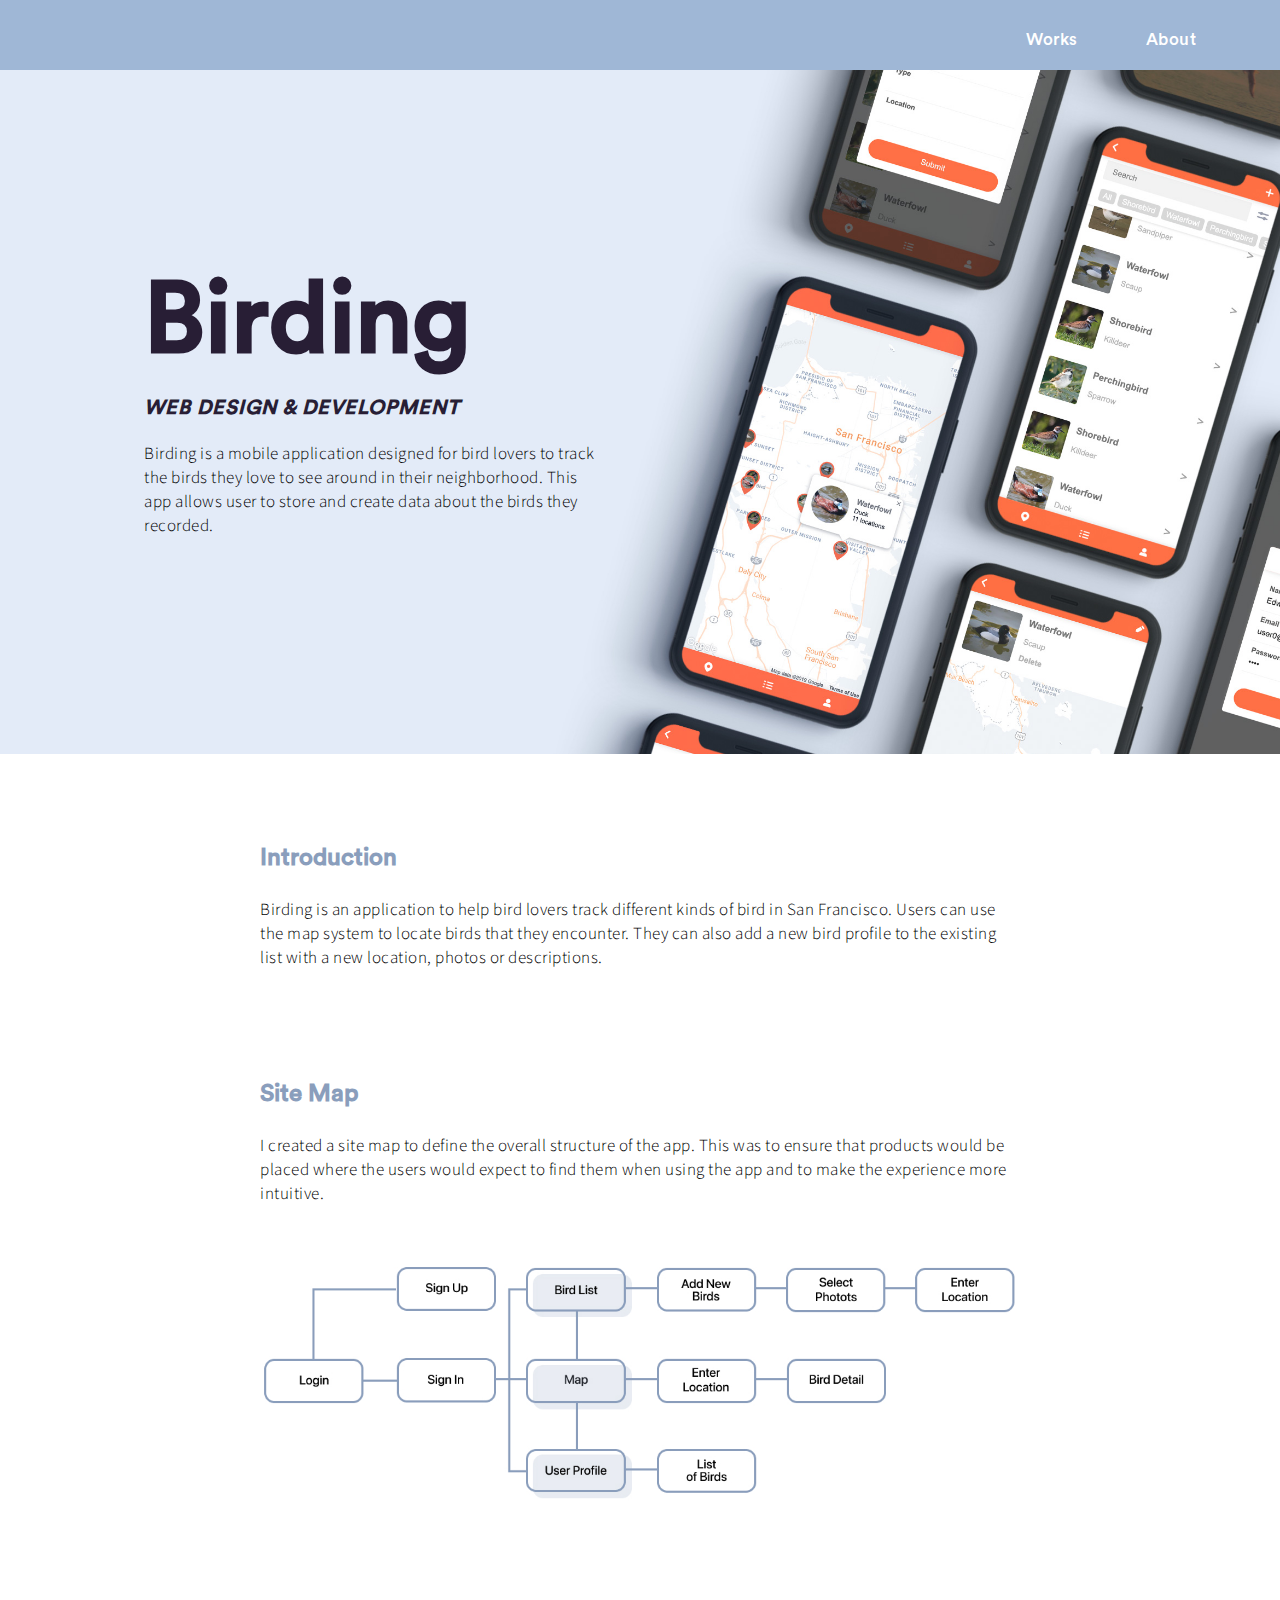
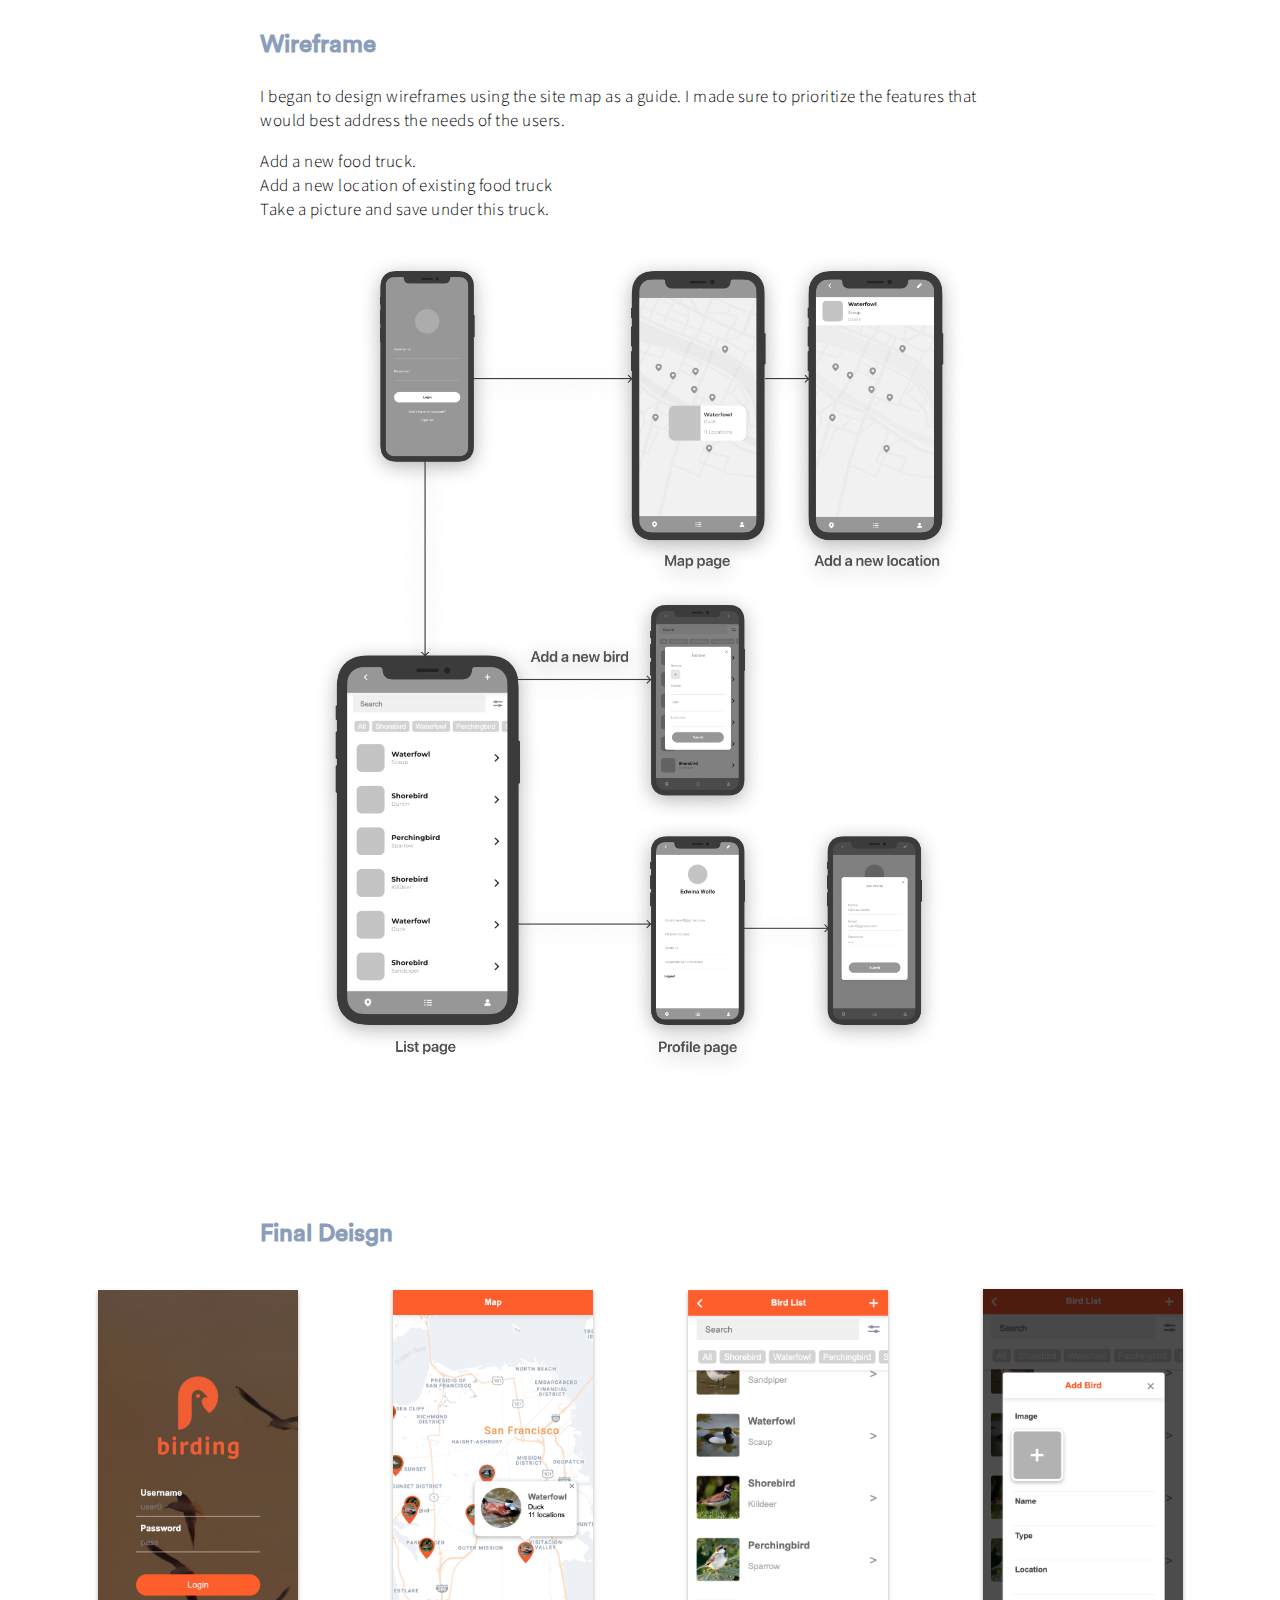
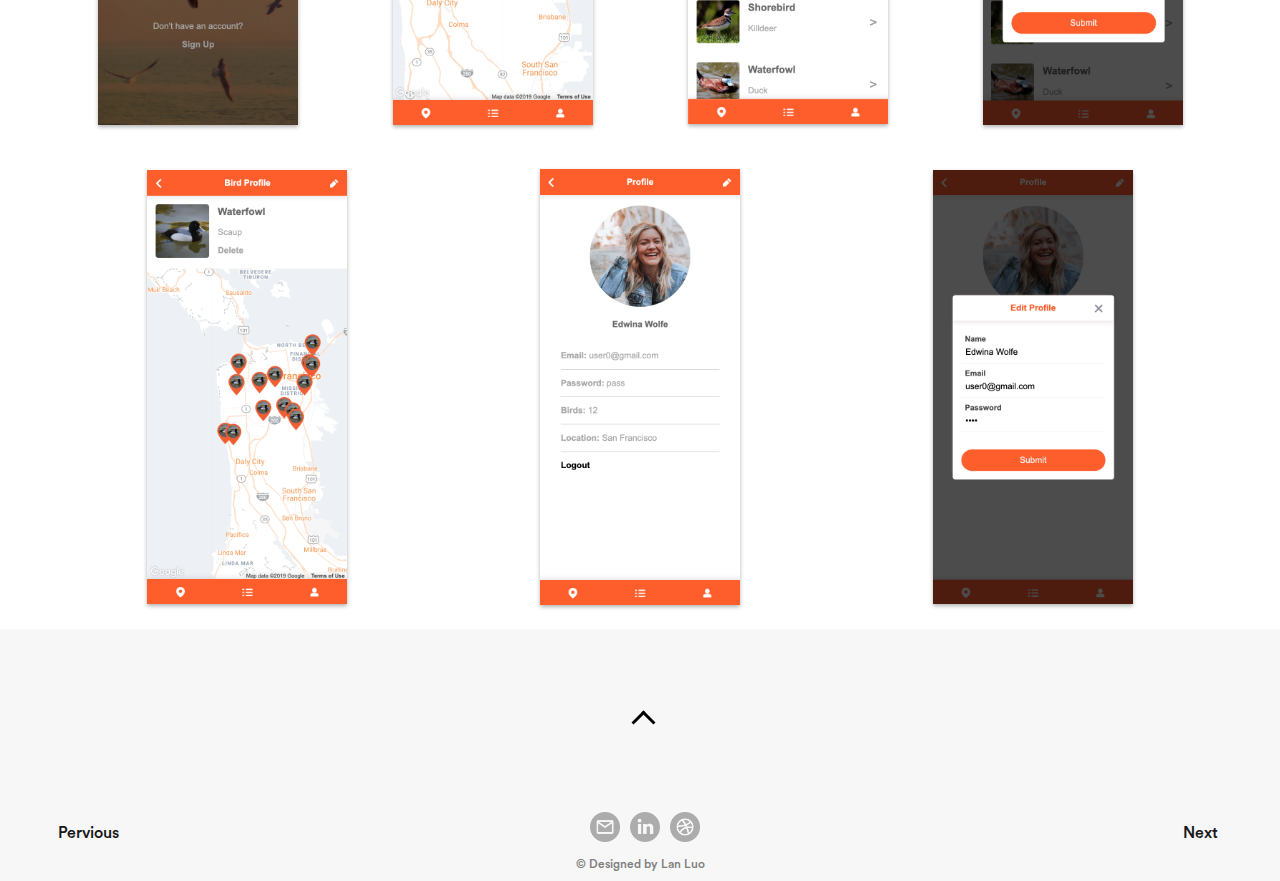
<file: birding.html>
<!DOCTYPE html>
<html lang="en">
<head>
	<meta charset="UTF-8">
	<title>Lan Luo - UX Designer</title>

	<meta name="viewport" content="width=device-width, initial-scale=1">
	<meta name="author" content="Alvaro Trigo Lopez" />
	<meta name="description" content="fullPage very simple demo." />
	<meta name="keywords"  content="fullpage,jquery,demo,simple" />
	<meta name="Resource-type" content="Document" />
	<link href="https://fonts.googleapis.com/css?family=Source+Sans+Pro:300" rel="stylesheet">
	<link rel="stylesheet" type="text/css" href="lib/fullpage.css" />
	<link rel="stylesheet" type="text/css" href="css/main.css" />
	<link rel="stylesheet" type="text/css" href="css/grid.css" />
	<link rel="stylesheet" type="text/css" href="css/index.css" />
	<link rel="stylesheet" href="https://use.fontawesome.com/releases/v5.5.0/css/all.css" integrity="sha384-B4dIYHKNBt8Bc12p+WXckhzcICo0wtJAoU8YZTY5qE0Id1GSseTk6S+L3BlXeVIU" crossorigin="anonymous">
	<script src="https://ajax.googleapis.com/ajax/libs/jquery/3.3.1/jquery.min.js"></script>
	<script src="js/main.js"></script>
	
</head>
<body>
		<div id="header" style="background-color: #9FB7D6;" >
			<header class="container">
				<nav class="nav flex-container">
					<div class="logo col-lg-2">
						<a href="index.html"class="img"><img src="imgs/logo.png" alt=""></a>
					</div>
					<ul class="flex-container">
						<li class="main-nav"><a href="menu.html">Works</a></li>
						<li class="main-nav"><a href="contact.html">About</a></li>
						<li><span class="burger" id="burger" style="font-size:28px;cursor:pointer" onclick="openNav()"><i class="fas fa-bars"></i></span></li>
					</ul>
					<div id="myNav" class="overlay">
						<a href="javascript:void(0)" class="closebtn" onclick="closeNav()">&times;</a>
						  <div class="overlay-content">
							<a href="spotart.html">Spot Art</a>
							<a href="festshare.html">FestShare</a>
							<a href="virtours.html">Virtours</a>
							<a href="AiR.html">AiR</a>
							<a href="theDryGarden.html">The Dry Garden</a>
							<a href="birding.html">Birding</a>
							<a href="contact.html">About</a>
						  </div>
					</div>
				</nav>
			</header>
		</div>
		
		<div id="section5">
			<div class="bj" style="background-image: url('imgs/birding/birding_hero.jpg'); background-repeat: no-repeat;
			background-size: cover;" >
				<div class="container grid" >
					<div class="row gutters flex wrap first">

						<div class="col-lg-5 col-sm-12 content ">
							<h1 class="colon blocker" style="margin:0 0 0 0; color: #281E35;">Birding</h1>
							<h2 class="detail-h2 grey" >WEB DESIGN & DEVELOPMENT</h2>
							<p class="grey" >Birding is a mobile application designed for bird lovers to track the birds they love to see around in their neighborhood. This app allows user to store and create data about the birds they recorded.</p>
							<!-- <p>Email:luolan0614@gmail.com</p> -->
							<div class="col-lg-7 col-sm-12  visiable hidden ">
								<div class="sm-img">
									<img src="imgs/birding/birding_hero.jpg" alt="">
								</div>
							</div>
							<div class="button color">
								<!-- <a  class="white" href="https://drive.google.com/open?id=1s5O8ebCB-FI8ak6xtpMXlV7-chV8ZX46">&rarr;&ensp;&ensp; CASE STUDY
								</a> -->
							</div>
						</div>
						<div class="col-lg-7 col-sm-12 sm-img">
							<div class="img"><img src="imgs/blocker/blocker-landing.png" alt="">
							</div>
						</div>
					</div>	
				</div>	
			</div>

			

			<div class="">
				<div class="container grid">
					<div class="">
						<div class="title">
							<h2 class="left birding">Introduction</h2>
							<p class="left">Birding is an application to help bird lovers track different kinds of bird in San Francisco. Users can use the map system to locate birds that they encounter. They can also add a new bird profile to the existing list with a new location, photos or descriptions. </p>
							<!-- <div class="top-space">
								<img class="big-img" src="imgs/foodie/foodie-src-2.png" alt="">
							</div> -->
						</div>						
					</div>
				</div>
			</div>


			<!-- <div class="">
				<div class="container grid">
					<div class="gutters flex row title">
						<div class="col-lg-12">
							<div class="">
								<h2 class="foodie left">Persona</h2>
							</div>
							
						</div>	
						<div class="col-lg-8" >
							<div class="">
								<h4 class="persona-p">"I want an easy way to record the detail of any food truck including regular parking place and dishes."</h4>
							</div>
						</div>	
						<div class="col-lg-4" style="margin:0 auto;">
							<img class="big-img" style="width:200px;" src="imgs/foodie/persona-c.png" alt="">
						</div>
						<div class="col-lg-12">
							<div class="">
								<p class="" style="margin:0 auto;">Mike is a teacher working at a school in the Bay Area. He got married 6 years ago. They live in a small but comfortable apartment. He is a big fan of the food trucks because he enjoys relaxing with his friends when going out. However, many map apps cannot record detail. He needs a way to help him record the location, and relevant parking time and special dishes of his favorite food truck.</p>
							</div>
						</div>
					</div>
				</div>
			</div> -->

			<div class="">
				<div class="container grid">
					<div class="">
						<div class="title">
							<h2 class="left birding">Site Map</h2>
							<p class="left">I created a site map to define the overall structure of the app. This was to ensure that products would be placed where the users would expect to find them when using the app and to make the experience more intuitive.</p>
							<div class="top-space">
								<img class="big-img" src="imgs/pan/site_map.jpg" alt="">
							</div>
						</div>						
					</div>
				</div>
			</div>

			<div class="">
				<div class="container grid">
					<div class="">
						<div class="title"><h2 class="birding left">Wireframe</h2>
							<p class="left">I began to design wireframes using the site map as a guide. I made sure to prioritize the features that would best address the needs of the users.</p>
							<ul>
								<li>Add a new food truck.</li>
								<li>Add a new location of existing food truck</li>
								<li>Take a picture and save under this truck.</li>
							</ul>
						</div>
						
						<div class="">
							<img class="big-img" src="imgs/foodie/foodie-wireframe.jpg" alt="">
						</div>
					</div>
				</div>
			</div>


			
		
		</div>

		<div class="pan">
			<div class="container">
				<div class="">
					<div class="title">
						<h2 class="left birding">Final Deisgn</h2>
					</div>
					<div class="grid">
						<div class="gutters row flex">
							<div class="col-lg-3 col-md-6 col-sm-6"><img class="wire" src="imgs/pan/1.png" alt=""></div>
							<div class="col-lg-3 col-md-6 col-sm-6"><img class="wire" src="imgs/pan/2.png" alt=""></div>
							<div class="col-lg-3 col-md-6 col-sm-6"><img class="wire" src="imgs/pan/3.png" alt=""></div>
							<div class="col-lg-3 col-md-6 col-sm-6"><img class="wire" src="imgs/pan/4.png" alt=""></div>
						</div>
						<div class="gutters row flex">
							<div class="col-lg-3 col-md-6 col-sm-6"><img class="wire" src="imgs/pan/5.png" alt=""></div>
							<div class="col-lg-3 col-md-6 col-sm-6"><img class="wire" src="imgs/pan/6.png" alt=""></div>
							<div class="col-lg-3 col-md-6 col-sm-6"><img class="wire" src="imgs/pan/7.png" alt=""></div>
						</div>
					
					</div>
				</div>
			</div>
		</div>	


		



		<div class="bj-footer">
			<div class="container grid flex-nor">

					<div class="button-box ">
							<img class="big-img show" src="imgs/okios-cover.png" alt="">
							<a href="spotart.html" class="left"><i class="fas fa-arrow-left"></i>&ensp;Pervious</a>
				
					</div>
					<div class="social flex row show">
						<a href=""><div class="scrollTop"></div></a>
						<a href="mailto:luolandesign@gmail.com"><img src="icon/icon-m.png" alt=""></a>
						<a href="https://www.linkedin.com/in/lan-luo-4889a21b8"><img src="icon/icon-lin.png" alt=""></a>
						<a href="https://www.dribbble.com/"><img src="icon/icon-d.png" alt=""></a>
					</div>
					<div class="button-box ">
				
							<img class="big-img show" src="imgs/okios-cover.png" alt="">
							<a href="spotart.html" class="right">Next &ensp;<i class="fas fa-arrow-right"></i></a>
	
					</div>
			</div>
		</div>
		<div class="bj-footer ">
			<div class="container visiable hidden">
				<div class="social flex row ">
					<a href="mailto:luolandesign@gmail.com"><img src="icon/icon-m.png" alt=""></a>
					<a href="https://www.linkedin.com/in/lan-luo-4889a21b8"><img src="icon/icon-lin.png" alt=""></a>
					<a href="https://www.dribbble.com/"><img src="icon/icon-d.png" alt=""></a>
				</div>
			</div>
			<a class="copy">© Designed by Lan Luo</a>
		</div>
	

	<script type="text/javascript" src="lib/fullpage.js"></script>
	<!-- <script type="text/javascript" src="lib/examples.js"></script> -->
	<script type="text/javascript" src="lib/scrolloverflow.js"></script>
	<script type="text/javascript">
    var myFullpage = new fullpage('#fullpage', {
        anchors: ['firstPage'],
        sectionsColor: ['white'],
        autoScrolling: false,
        css3: true,
        fitToSection: false
    });
</script>

</body>
</html>
</file>
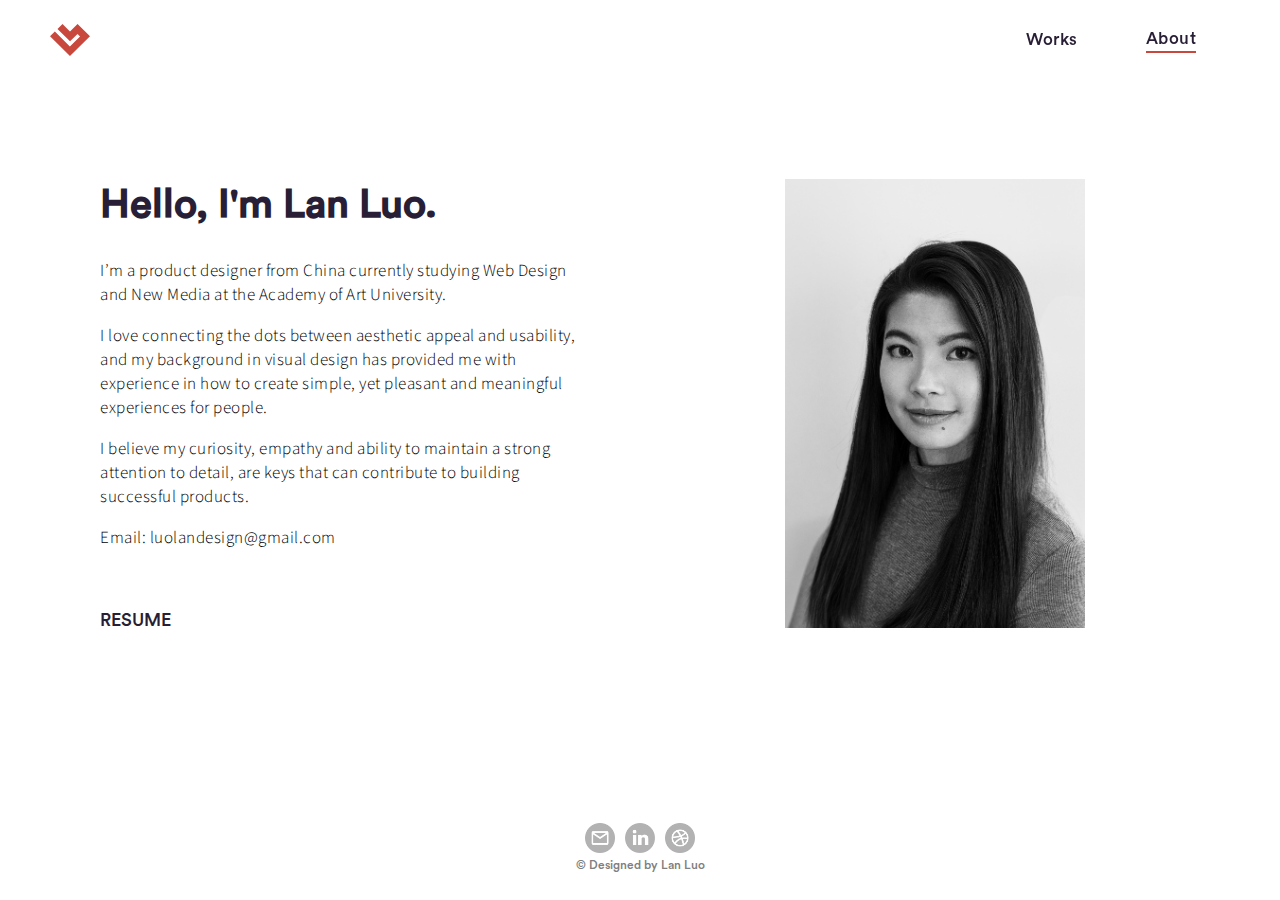
<file: contact.html>
<!DOCTYPE html>
<html lang="en">
<head>
	<meta charset="UTF-8">
	<title>Lan Luo - UX Designer</title>

	<meta name="viewport" content="width=device-width, initial-scale=1">
	<meta name="author" content="Alvaro Trigo Lopez" />
	<meta name="description" content="fullPage very simple demo." />
	<meta name="keywords"  content="fullpage,jquery,demo,simple" />
	<meta name="Resource-type" content="Document" />
	<link href="https://fonts.googleapis.com/css?family=Source+Sans+Pro:300" rel="stylesheet">
	<link rel="stylesheet" type="text/css" href="lib/fullpage.css" />
	<link rel="stylesheet" type="text/css" href="css/main.css" />
	<link rel="stylesheet" type="text/css" href="css/grid.css" />
	<link rel="stylesheet" type="text/css" href="css/index.css" />
	<link rel="stylesheet" href="https://use.fontawesome.com/releases/v5.5.0/css/all.css" integrity="sha384-B4dIYHKNBt8Bc12p+WXckhzcICo0wtJAoU8YZTY5qE0Id1GSseTk6S+L3BlXeVIU" crossorigin="anonymous">
	<script src="https://ajax.googleapis.com/ajax/libs/jquery/3.3.1/jquery.min.js"></script>
	<script src="js/main.js"></script>
	<style>
		body {
		margin:0;
		padding:0;
		padding-bottom: 5rem;
		min-height: 100%;
		position:relative;
	}

	</style>
	
</head>
<body>
		<div id="header" >
			<header class="container">
				<nav class="nav flex-container">
					<div class="logo col-lg-2">
						<a href="index.html"class="img"><img src="imgs/logo_1.svg" alt=""></a>
					</div>
					<ul class="flex-container">
						<li class="main-nav"><a style="color:#281E35;" href="index.html">Works</a></li>
						<li class="main-nav"><a  href="contact.html" style="border-bottom: 2px solid #C8483E;color:#281E35;">About</a></li>
						<li><span class="burger" id="burger" style="font-size:28px;cursor:pointer" onclick="openNav()"><i class="fas fa-bars"></i></span></li>
					</ul>
					<div id="myNav" class="overlay">
						<a href="javascript:void(0)" class="closebtn" onclick="closeNav()">&times;</a>
						  <div class="overlay-content">
							<a href="spotart.html">Spot Art</a>
							<a href="festshare.html">FestShare</a>
							<a href="virtours.html">Virtours</a>
							<a href="AiR.html">AiR</a>
							<a href="theDryGarden.html">The Dry Garden</a>
							<a href="birding.html">Birding</a>
							<a href="contact.html">About</a>
						  </div>
					</div>
				</nav>
			</header>
		</div>
		<div class="container grid" id="section3">

			<div class="row gutters flex">
				<div class="col-lg-6 col-md-6 col-sm-12 portrait hidden">
					<div class="img"><img src="imgs/about.jpg" alt="">
					</div>
				</div>
				<div class="col-lg-6 col-md-6 col-sm-12 content ">
					<h2 class="colon big" style="margin:0"></h2>
					<h2 class="big" style="margin-top: 0;">Hello, I'm Lan Luo.</h2>
					<p class="">I’m a product designer from China currently studying Web Design and New Media at the Academy of Art University.</p>
					<p>I love connecting the dots between aesthetic appeal and usability, and my background in visual design has provided me with experience in how to create simple, yet pleasant and meaningful experiences for people.</p>
					<p>I believe my curiosity, empathy and ability to maintain a strong attention to detail, are keys that can contribute to building successful products.</p>
					<p>Email: luolandesign@gmail.com</p>
					<div class="button">
						<a  class="white" href="https://drive.google.com/file/d/1BUh1W_WNll2Q4UJevQc--5BmDR3JivQi/view?usp=sharing">RESUME&ensp;&ensp;&ensp;&ensp;<i class="fas fa-arrow-right"></i>
								</a>
						
					</div>
				</div>
				<div class="col-lg-6 col-md-6 col-sm-12 sm-img show">
					<div class="img"><img src="imgs/about.jpg" alt="">
					</div>
				</div>
			</div>
			
		
		</div>
		<div class="bj-footer contact2 white">
			<div class="container ">
				<div class="social flex row ">
					<a href="mailto:luolandesign@gmail.com"><img src="icon/icon-m.png" alt=""></a>
					<a href="https://www.linkedin.com/in/lan-luo-4889a21b8"><img src="icon/icon-lin.png" alt=""></a>
					<a href="https://www.dribbble.com/"><img src="icon/icon-d.png" alt=""></a>
				</div>
			</div>
			<a class="copy">© Designed by Lan Luo</a>
		</div>








</body>
</html>
</file>
<file: lib/fullpage.css>
/*!
 * fullPage 3.0.3
 * https://github.com/alvarotrigo/fullPage.js
 *
 * @license GPLv3 for open source use only
 * or Fullpage Commercial License for commercial use
 * http://alvarotrigo.com/fullPage/pricing/
 *
 * Copyright (C) 2018 http://alvarotrigo.com/fullPage - A project by Alvaro Trigo
 */
html.fp-enabled,
.fp-enabled body {
    margin: 0;
    padding: 0;
    overflow:hidden;

    /*Avoid flicker on slides transitions for mobile phones #336 */
    -webkit-tap-highlight-color: rgba(0,0,0,0);
}
.fp-section {
    position: relative;
    -webkit-box-sizing: border-box; /* Safari<=5 Android<=3 */
    -moz-box-sizing: border-box; /* <=28 */
    box-sizing: border-box;
}
.fp-slide {
    float: left;
}
.fp-slide, .fp-slidesContainer {
    height: 100%;
    display: block;
}
.fp-slides {
    z-index:1;
    height: 100%;
    overflow: hidden;
    position: relative;
    -webkit-transition: all 0.3s ease-out; /* Safari<=6 Android<=4.3 */
    transition: all 0.3s ease-out;
}
.fp-section.fp-table, .fp-slide.fp-table {
    display: table;
    table-layout:fixed;
    width: 100%;
}
.fp-tableCell {
    display: table-cell;
    vertical-align: middle;
    width: 100%;
    height: 100%;
}
.fp-slidesContainer {
    float: left;
    position: relative;
}
.fp-controlArrow {
    -webkit-user-select: none; /* webkit (safari, chrome) browsers */
    -moz-user-select: none; /* mozilla browsers */
    -khtml-user-select: none; /* webkit (konqueror) browsers */
    -ms-user-select: none; /* IE10+ */
    position: absolute;
    z-index: 4;
    top: 50%;
    cursor: pointer;
    width: 0;
    height: 0;
    border-style: solid;
    margin-top: -38px;
    -webkit-transform: translate3d(0,0,0);
    -ms-transform: translate3d(0,0,0);
    transform: translate3d(0,0,0);
}
.fp-controlArrow.fp-prev {
    left: 15px;
    width: 0;
    border-width: 38.5px 34px 38.5px 0;
    border-color: transparent #fff transparent transparent;
}
.fp-controlArrow.fp-next {
    right: 15px;
    border-width: 38.5px 0 38.5px 34px;
    border-color: transparent transparent transparent #fff;
}
.fp-scrollable {
    overflow: hidden;
    position: relative;
}
.fp-scroller{
    overflow: hidden;
}
.iScrollIndicator{
    border: 0 !important;
}
.fp-notransition {
    -webkit-transition: none !important;
    transition: none !important;
}
#fp-nav {
    position: fixed;
    z-index: 100;
    margin-top: -32px;
    top: 50%;
    opacity: 1;
    -webkit-transform: translate3d(0,0,0);
}
#fp-nav.fp-right {
    right: 17px;
}
#fp-nav.fp-left {
    left: 17px;
}
.fp-slidesNav{
    position: absolute;
    z-index: 4;
    opacity: 1;
    -webkit-transform: translate3d(0,0,0);
    -ms-transform: translate3d(0,0,0);
    transform: translate3d(0,0,0);
    left: 0 !important;
    right: 0;
    margin: 0 auto !important;
}
.fp-slidesNav.fp-bottom {
    bottom: 17px;
}
.fp-slidesNav.fp-top {
    top: 17px;
}
#fp-nav ul,
.fp-slidesNav ul {
  margin: 0;
  padding: 0;
}
#fp-nav ul li,
.fp-slidesNav ul li {
    display: block;
    width: 14px;
    height: 13px;
    margin: 7px;
    position:relative;
}
.fp-slidesNav ul li {
    display: inline-block;
}
#fp-nav ul li a,
.fp-slidesNav ul li a {
    display: block;
    position: relative;
    z-index: 1;
    width: 100%;
    height: 100%;
    cursor: pointer;
    text-decoration: none;
}
#fp-nav ul li a.active span,
.fp-slidesNav ul li a.active span,
#fp-nav ul li:hover a.active span,
.fp-slidesNav ul li:hover a.active span{
    height: 12px;
    width: 12px;
    margin: -6px 0 0 -6px;
    border-radius: 100%;
 }
#fp-nav ul li a span,
.fp-slidesNav ul li a span {
    border-radius: 50%;
    position: absolute;
    z-index: 1;
    height: 4px;
    width: 4px;
    border: 0;
    background: #333;
    left: 50%;
    top: 50%;
    margin: -2px 0 0 -2px;
    -webkit-transition: all 0.1s ease-in-out;
    -moz-transition: all 0.1s ease-in-out;
    -o-transition: all 0.1s ease-in-out;
    transition: all 0.1s ease-in-out;
}
#fp-nav ul li:hover a span,
.fp-slidesNav ul li:hover a span{
    width: 10px;
    height: 10px;
    margin: -5px 0px 0px -5px;
}
#fp-nav ul li .fp-tooltip {
    position: absolute;
    top: -2px;
    color: #fff;
    font-size: 14px;
    font-family: arial, helvetica, sans-serif;
    white-space: nowrap;
    max-width: 220px;
    overflow: hidden;
    display: block;
    opacity: 0;
    width: 0;
    cursor: pointer;
}
#fp-nav ul li:hover .fp-tooltip,
#fp-nav.fp-show-active a.active + .fp-tooltip {
    -webkit-transition: opacity 0.2s ease-in;
    transition: opacity 0.2s ease-in;
    width: auto;
    opacity: 1;
}
#fp-nav ul li .fp-tooltip.fp-right {
    right: 20px;
}
#fp-nav ul li .fp-tooltip.fp-left {
    left: 20px;
}
.fp-auto-height.fp-section,
.fp-auto-height .fp-slide,
.fp-auto-height .fp-tableCell{
    height: auto !important;
}

.fp-responsive .fp-auto-height-responsive.fp-section,
.fp-responsive .fp-auto-height-responsive .fp-slide,
.fp-responsive .fp-auto-height-responsive .fp-tableCell {
    height: auto !important;
}

/*Only display content to screen readers*/
.fp-sr-only{
    position: absolute;
    width: 1px;
    height: 1px;
    padding: 0;
    overflow: hidden;
    clip: rect(0, 0, 0, 0);
    white-space: nowrap;
    border: 0;
}
</file>
<file: css/main.css>
.section{
		text-align:center;
	}


	/* Backgrounds will cover all the section
	* --------------------------------------- */
	.section{
		background-size: cover;
	}
	.slide{
		background-size: cover;
	}

	/* Defining each section background and styles
	* --------------------------------------- */
	#section0{
		/*background-image: url(../imgs/bg-1.jpg);*/
		height: 100%; 
		background-position: center;
	    background-repeat: no-repeat;
	    background-size: cover;
	
	}
	#section2{
		/*background-image: url(imgs/bg3.jpg);*/
		padding: 0 0 0 0;
	}
	#section3{
		/*background-image: url(imgs/bg4.jpg);*/
		padding: 4% 0 0 0;
	}
	#section3 h1{
		color: #000;
	}


	/*Adding background for the slides
	* --------------------------------------- */
/*	#slide1{
		background-image: url(imgs/bg2.jpg);
		padding: 3% 0 0 0;
	}
	#slide2{
		background-image: url(imgs/bg5.jpg);
		padding: 3% 0 0 0;
	}
*/

	/* Bottom menu
	* --------------------------------------- */
	#infoMenu li a {
		color: #fff;
	}
</file>
<file: css/grid.css>
.grid {
    overflow:hidden;
}
.row:after {
    display:table;
    content:"";
    clear:both;
}
/*.row.gutters {
    margin-top:-20px;
    margin-left:-10px;
    margin-right:-10px;
}*/

.flex-nor{
	display:flex;

	justify-content: space-between;
	flex-wrap: wrap;
}
.row.flex {
    display:flex;
	flex-wrap: wrap;
	align-items: center;
}
[class*='col-'] {
    float:left;
    text-align: center;
}
.gutters>[class*='col-'] {
    margin-top: 20px;
    
    margin-bottom: 20px;
}
.flex>[class*='col-'] {
	float:none;
    flex:1 1 auto;
}


/* Phone Size */
.col-sm-1 {
	width:calc((1/12) * 100%);
}
.col-sm-2 {
	width:calc((2/12) * 100%);
}
.col-sm-3 {
	width:25%;
}
.col-sm-4 {
	width:calc((4/12) * 100%);
}
.col-sm-5 {
	width:calc((5/12) * 100%);
}
.col-sm-6 {
	width:50%;
}
.col-sm-7 {
	width:calc((7/12) * 100%);
}
.col-sm-8 {
	width:calc((8/12) * 100%);
}
.col-sm-9 {
	width:75%;
}
.col-sm-10 {
	width:calc((10/12) * 100%);
}
.col-sm-11 {
	width:calc((11/12) * 100%);
}
.col-sm-12 {
	width:100%;
}


.col-sm-fif {
	width:20%;
}
.col-sm-twofif {
	width:40%;
}



.col-sm-side {
	width:200px;
}
.col-sm-main {
	width:calc(100% - 200px);
}


/* Tablet Size */
@media (min-width:600px) {

	.col-md-1 {
		width:calc((1/12) * 100%);
	}
	.col-md-2 {
		width:calc((2/12) * 100%);
	}
	.col-md-3 {
		width:25%;
	}
	.col-md-4 {
		width:calc((4/12) * 100%);
	}
	.col-md-5 {
		width:calc((5/12) * 100%);
	}
	.col-md-6 {
		width:50%;
	}
	.col-md-7 {
		width:calc((7/12) * 100%);
	}
	.col-md-8 {
		width:calc((8/12) * 100%);
	}
	.col-md-9 {
		width:75%;
	}
	.col-md-10 {
		width:calc((10/12) * 100%);
	}
	.col-md-11 {
		width:calc((11/12) * 100%);
	}
	.col-md-12 {
		width:100%;
	}

/*	.gutters>[class*='col-'] {
    margin-top: 0px;
    
*/
/*}*/
}



/* Desktop Size */
@media (min-width:800px) {

	.col-lg-1 {
		width:calc((1/12) * 100%);
	}
	.col-lg-2 {
		width:calc((2/12) * 100%);
	}
	.col-lg-3 {
		width:25%;
	}
	.col-lg-4 {
		width:calc((4/12) * 100%);
	}
	.col-lg-5 {
		width:calc((5/12) * 100%);
	}
	.col-lg-6 {
		width:50%;
	}
	.col-lg-7 {
		width:calc((7/12) * 100%);
	}
	.col-lg-8 {
		width:calc((8/12) * 100%);
	}
	.col-lg-9 {
		width:75%;
	}
	.col-lg-10 {
		width:calc((10/12) * 100%);
	}
	.col-lg-11 {
		width:calc((11/12) * 100%);
	}
	.col-lg-12 {
		width:100%;
	}
}
</file>
<file: css/index.css>
@font-face {
	font-family: "CircularStd-Black";
	font-family: "Akkurat-Light";
	font-family: "CircularStd-BookItalic";
	font-family: "CircularStd-Medium";
	src: url('../fonts/CircularStd-Black.otf');
	src: url('../fonts/CircularStd-BookItalic.otf');
	src: url('../fonts/Akkurat-Light.ttf');
	src: url('../fonts/CircularStd-Medium.otf');

}
body {
	margin:0;
	padding:0;

}


::-webkit-scrollbar { 
    display: none; 
}
h1, h2, h3, h4 {   
    font-family: 'CircularStd-Black', 'CircularStd-Medium', sans-serif;
    color:#281E35;
}

.button a {
	font-family: 'CircularStd-Black', 'CircularStd-Medium', sans-serif;
	color:#281E35;
	text-align: left;
	font-size: 18px;
}
h1 {
	font-size: 100px;
	letter-spacing: 20px;
}
h1.foodie {
	color:white;
	letter-spacing: 5px;

}
h1.blocker {
	color:white;
	letter-spacing: 0;

}

h1.weee {
	letter-spacing: 5px;
}

h1.decor {
	letter-spacing: 5px;
	font-size: 70px;
}

h1.pandora {
	letter-spacing: 5px;
}

h2 {
	font-size: 24px;
	letter-spacing: 0.6;
	/* text-align: center; */
/*	text-decoration: underline;
	text-underline-position:*/
}
h2.big {
	font-size: 40px;
}
h3 {
	font-size: 20px;
	letter-spacing: 0.2px;
	text-align: center;
	margin-bottom:10px;
	margin-top: 10px;
}
h3.big {
	font-size: 30px;
	line-height: 40px;
}

 h4 {
 	font-size: 18px;

 }


p, li {
	font-family: 'Akkurat-Light', 'Source Sans Pro', sans-serif;
	font-size: 17px;
	letter-spacing: 0.5px;
	line-height: 24px;
	font-weight: 300;
	
}
h2.under-img {
	margin-bottom: 5px;
	margin-top:0;
	font-size: 32px;

}
p.under-img {
	font-family: 'CircularStd-Medium'; 
	font-size:19px;
	letter-spacing: 0;
}
p.two-col {
	padding-left: 7px;
	padding-right: 7px;
}
a {
	display:block;
	overflow: auto;
	color:black;
	text-decoration: none;
	color:white;
}

.social a {
	color:black;
	font-size: 28px;
	margin:0 5px;
	line-height: 28px;
}

.button-box a {
	color:black;
	line-height: 28px;
	opacity: 0.9;
}
.button-box a:hover {

	opacity: 0.6;

}

a.copy {
	margin: 0 0 0 0; 
	text-align: center; 
	color:gray;
	font-size: 12px;
}

ul {
	margin:0;
	padding:0;

}
li {
	list-style: none;
}
h2.left, h3.left, p.left, h4.left {
	text-align: left;
}


h2.foodie {
	color:#F3A953;
}

h2.birding {
	color:#8A9EBC;
}

h2.blocker {
	color:#ff7b54;

}

h2.pandora {
	color:#5bb4dd;
}
 h2.okios {
 	color:#3E6DB7;
 }
 h2.decor {
 	color:#85CBCD;
 }

h2.task-p {
	text-align: center;
	margin-bottom: 50px;
	margin-top: 0;
	padding:0 30%;
}

h4.small {

	margin-bottom: 0;
}
.nav li a {
	text-decoration: none;
	margin:0 2em;
}

.button {
	margin-top:10%;
}

.button a:hover {
	margin-left:20px;
	transition: 0.5s;
	color:black;
}

.icon img {
	width:60px;
}



.button h3 {
	color:#C8483E;

}
.hidden {
	display:none;
}
.container {
	max-width:1180px;
	margin-right:auto;
	margin-left:auto;
	padding-left: 20px;
	padding-right: 20px;
}
.flex-container {
	display:flex;
	justify-content: space-between;
	align-items: center;
	height:50px;
}

.wrap {
	padding:0 0 0 8%;
}


.right {
	text-align: right;
}
.left {
	text-align: left;
}

.logo img {
	width:40px;
	float:left;
}

img.gif {
	max-width:450px;
	width:100%;
}

#burger {
	text-align: right;
}

.thicker {
	color:#000000;    
	text-shadow: 1px 0 #000000;
	letter-spacing:1px;
	font-weight:bold;
}

/*This is burger menu*/
.overlay {
    height: 0%;
    width: 100%;
    position: fixed;
    z-index: 1;
    top: 0;
    left: 0;
    background-color: rgb(0,0,0);
    background-color: rgba(0,0,0, 0.9);
    overflow-y: hidden;
    transition: 0.5s;
}

.overlay-content {
    position: relative;
    top: 25%;
    width: 100%;
    text-align: center;
    margin-top: 30px;
}

.overlay a {
    padding: 8px;
    text-decoration: none;
    font-size: 24px;
    color: #818181;
    display: block;
    transition: 0.3s;
}

.overlay a:hover, .overlay a:focus {
    color: #f1f1f1;
}

.overlay .closebtn {
    position: absolute;
    top: 20px;
    right: 45px;
    font-size: 32px;
}

.top-space {
	margin-top: 50px;
}
.bottom-space {
	margin-bottom: 20px;
}
.bottom-line {
	border-bottom: 1px solid lightgray;
}
#burger {
	display:none;
}



.row.flex.social {
	align-items: flex-end;
	justify-content: center;
}


.competitors li {
	list-style: initial;
	text-align: left;
}

/*header*/


#header{
	position:fixed;
	top:0;
	/*background-color: white;*/
	height: 50px;
	display:block;
	width: 100%;
	z-index:9;
	text-align:center;
	color: #2b2b2b;
	padding: 15px 0 5px 0;
	transition: 0.5s;
	/*box-shadow: 0 2px 4px 0 rgba(0,0,0,.1);*/

	  /*left: 50%;
	  transform: translate(0, -50%);
	  -ms-transform: translate(0 -50%);*/
}
#header.active{
	top:-100px;
}

#header .nav li a:hover {
	opacity: 0.5;

}

#footer{
	/*position:absolute;
	bottom:0px;
	left:50%;
	transition: translate(0, -50%);*/
	text-align: center;
	height:50px;

}

.title {
	max-width:760px;
	margin-right: auto;
	margin-left: auto;
	margin-bottom: 20px;
	padding-right: 5%;
	padding-left: 5%;
}
.box-space {
	margin-top: 100px;
}

.big-img {
	width:100%;
}

.footage {
	padding:0 1%;
	width:95%;
}
/*section1*/

#section0 h2, a {
	font-family: 'CircularStd-Medium';
}
#section0 h2 {
	font-size: 68px;
	margin-bottom: 20px;
}
#section0 p {
	font-size: 38px;
	margin-top: 0;
	line-height: 40px;
}
#section0 .logo {
	position:absolute;
	width:95%;
	top:50%;
	left:50%;
	transform: translate(-50%, -50%);
}

#section0 .hint {
	position:absolute;
	top:80%;
	left:50%;
	transform: translate(-50%, -50%);
}

#section0 .scroll-down {
	font-size: 40px;

}

/*section2*/

#section2 .box {
	background-color: red;
	display: inline-block;
	overflow: hidden !important;


}

#section2 p.under-img {
	margin-bottom: 5px;
	margin-top: 0px;
}
#section2 p.color {
	color:#C8483E;
}
#section2 .project-item img {
	position:absolute;
	transition: 0.5s ease-in-out;
	width:100%;
	max-width:600px;
	min-width: 400px;
	top:43%;
	left:50%;
	transform: translate(-50%, -50%);


}

#section2 h1, #section2 h2, #section2 p {

	text-align: left;
}



/*#section2 .front {
  position: absolute;
  transition: .5s ease;
  width:100%;
  height:100%;
  opacity: 0;
  top: 50%;
  left: 50%;
  transform: translate(-50%, -50%);
  -ms-transform: translate(-50%, -50%);
  text-align: center;
  background-color: black;
}
#section2 .front p {
	position: absolute;
	top: 30%;
	font-size: 16px;
	color:white;
	margin:0 1.5em;
}*/

#section2 .project-item {
	margin:0 10px;
	padding:0 0 10px 0;
	transition: .15s ;
	position:relative;
	margin-bottom: 100px;
	
}

.project {
	margin-top: 100px;
}

#project-wrapper{
	display: flex;
	justify-content: space-between;
}

#project-text-wrapper{
	margin: auto;
}

#project-image-link-left{
	display: flex;
	justify-content: flex-start;
	
}

#project-image-link-left:hover img{
	margin-top: -10px;
	margin-bottom: 10px;
}

#project-image-link-right{
	display: flex;
	justify-content: flex-end;
}

#project-image-link-right:hover img{
	margin-top: -10px;
	margin-bottom: 10px;
}

#project-image{
	margin-top: 0px;
	margin-bottom: 0px;
	transition: 0.5s ease-in-out;
}

/*#section2 .project-item:hover {

	box-shadow: 0 3px 3px -2px rgba(0,0,0,.2), 
	0 3px 4px 0 rgba(0,0,0,.14), 
	0 1px 8px 0 rgba(0,0,0,.12);

}*/

#section2 .project-item:hover img {


	top:41%;
	left:50%;


}


/*#section2 .project-item:hover img {
	transform: scale(1.03);
}*/

/*#section2 .project-item:hover img {
  opacity: 0.1;
}*/

/*#section2 .project-item:hover .front {
  opacity: 0.9;
}*/
.footer {
	margin-top: 4%;
}


/*section3*/

#section3 img{
	max-width:300px;
	width:100%;
}

#section3 h2, #section3 p, #section3 .button a {

	text-align: left;
}
#section3 {
	margin-top:12vh;

}

#section3 .content h2, #section3 .content p. #section .portrait .img {
	padding:0 100px;
}

#section3 p {
	margin-top: 0;
}

#section3 h2 {
	margin-bottom: 30px;
}


#section3 .content p, #section3 .content h2, #section3 .content a {
	padding-left:50px;
	padding-right:50px;
}

#section4 .row.flex {
	align-items: initial;
}
#section4  {
	margin-top:15vh;
	width:100%;
	height:75vh;
}

#section4 .nav ul {
	margin-left:100px;
}
#section4 .nav a {
	font-size: 30px;
	letter-spacing: 0.5px;
	text-align: left;
}
/*#section4 .nav a:hover {
	color:#C8483E;
}*/
#section4 .nav {
	margin-top:50px;
}
#section4 .nav a {
	color:#a1a1a1;
}
#section4 .info {
	position:relative;
	display:inline-block;
	margin-top:150px;
}

#section4 .info .para {
	position:absolute;
	top:50%;
	left:50%;

}

#section4 .img {
	text-align: left;
}
#section4 img {
	max-width:450px;
	width:100%;

/*	width:100%;*/

}

#section4 h4, #section4 p {
	text-align: left;
	padding-right:100px;
}
#section4 a {
	display:inline;
}

#section4 li {
	text-align: left;
	margin:20px 0;
}

#section4 .nav .no3  {
	color:#C8483E;
}




/*This is section5*/



#section5 .bj {
	background-repeat: no-repeat;
    background-size: auto;
}
#section5 .container {
	padding-top:30px;
	padding-bottom:0px;
}

#section5 .wrap.first {
	margin-top:60px;


}

#section5 .sm-img .img img {
	padding:0 0 0 10%;
}

#section5 h1, #section5 h2.detail-h2 , #section5 p, #section5 a, .myContent a, #section5 h4 {

	text-align: left;
}



 #section5 .content h2{
 	font-style: italic;
 	font-size:20px;
 	letter-spacing: 1px;

 }

 #section5 h2 {
	margin-bottom: 20px;
	margin-top:60px;

}

#section5 .img img {
	max-width:600px;
}

#section5 .sm img {
	max-width:250px;
	width:100%;	
}

#section5 .md  {
	overflow:hidden;
}
#section5 .md img{
	max-width:400px;
	width:100%;	
	padding:0 25px;

	
}
#section5 h2.detail-h2 {
	margin:15px 0 15px 0;
}

#section5 .part h2.detail-h2, #section5 .part p {
	padding-left:80px;
	padding-right:80px;
	margin-top:0;
	margin-bottom: 10px;
}
#section5 .part p {
	padding-bottom: 30px;
}


/*#section5 h4.task-h4{
	color:#C8483E;


}*/

#section5 .white {
	color:white;
}

#section5 .persona-p {

/*	margin-bottom: 10px;
	margin-top: 0;*/

}

#section5 .part h2.detail-h2 {
	margin-top:20px;
}
#section5 .img img.media-img {
	margin-top:20px;
	max-width: 420px;

}
#section5 .img img.small-img {
	margin-top:20px;
	max-width: 200px;

}

#section5 .form {
	margin:0;
}
#section5 .form h4{
	margin-top:0;
	margin-bottom:0px;
	line-height:24px;
	padding-left:25px;
	padding-right:25px;
}

#section5 p {
	padding-top:5px;
}
#section5 .up p {
	padding:5px 25px;
}

#section5 .row.flex.up {
	align-items: flex-start;

}

#section5 .task-flow .task-flow-content {
	margin:80px 0 0;
}
#section5 .task-flow p{
	font-size: 18px;
	text-align: center;
	max-width: 400px;
	margin-right:auto;
	margin-left: auto;
	padding:0 0 10px 0;

}






/*Section6*/



.myContent h2 {
	margin-bottom: 20px;
	margin-top: 50px;
}


.myContent .mid {
	padding:5%;


}

.myContent .mid p{
	margin:12px 0;

}

.myContent .final {
	margin-left:10%;
	margin-right:15%;
}

.myContent .final p, .myContent .final h3, .myContent .final h4{
	text-align: left;
}








/*This is footer in detail page*/

.bj-footer {
	padding:0 20px 10px 20px;
	background-color: #f7f7f7;
	position: relative;
}

.bj-footer.white {
	background-color: white;

}
.bj-footer .button-box img{
	max-width:180px;
	width:100%;
}
/*.bj-footer .button-box a {
	margin:10px 0;
}
*/



/*pandora  css*/

#section5 p.part-3 {
	padding:0 15px 20px 15px;
}

#section5 h3.part-3 {
	text-align: left;
	padding-left:15px;

}


img.wire {
    max-width:200px;
    width:100%;
    margin:0 15px;
    box-shadow: 0 2px 4px 0 rgba(0,0,0,.3);

}


.web-gif {
	box-shadow: 0 0 5px 0 rgba(0,0,0,.2);
	width: 70%;
	margin-top: 20px;
	margin-bottom: 100px;
	margin-left: auto;
	margin-right: auto;
	
}

/*.video {
	height:100%;
	width:100%;
}

.video iframe {
	height:40%;
}
*/




.iframevideo { width: 100%; height: 500px; }
@media only screen and (max-width:959px){
    .iframevideo { height: 450px; }
}
@media only screen and (max-width:767px){
    .iframevideo { height: 400px; }
}
@media only screen and (max-width:639px){
    .iframevideo { height: 350px; }
}
@media only screen and (max-width:479px){
    .iframevideo { height: 250px; }
}







.bj-footer .social img {
	width:30px;
	opacity: 0.3;
	transition: 0.15s;
}

.bj-footer .social img:hover{

	opacity: 0.8;
	
}

.bj-footer.contact1 {
	position:absolute;
	right: 0;
	bottom: 0;
	left: 0;
}

.bj-footer.contact2 {
	position:absolute;
	right: 0;
	bottom: -150px;
	left: 0;
}



/*#section5 .half {
	position:relative;
}

#section5  .half img {
	position: absolute;
	width:600px;
	top:30%;
	left:50%;
	transform: translate(-35%,-50%);
}
*/

















/*This is the fullPage css changed content.*/
.myContent {
	max-width:1140px;
	margin-right:auto;
	margin-left:auto;
	margin-top:30px;
	margin-bottom:30px;

}



.fp-controlArrow.fp-next {
    right: 30px;
border-width: 22px 0 22px 18px;
border-color: transparent transparent transparent lightgray;
}

.fp-controlArrow.fp-prev {
    left: 30px;
    width: 0;
    border-width: 22px 18px 22px 0;
    border-color: transparent lightgray transparent transparent;
}







#section0 .ele-r, #section0 .ele-b {
	max-width:180px;
	width:100%;

}

/* 


#a {

	width: 35px;
	height:35px;
	top:20%;
	left:30%;
	background-color:#C8483E;
	position:fixed;
	border-radius: 50%;
	border:3px solid #C8483E;
	box-shadow: 0 2px 4px 0 rgba(0,0,0,.1);
	    
}

#b {
	width: 50px;
	height:50px;
	top:60%;
	left:80%;
	background-color:#C8483E;
	position:fixed;
	border-radius: 50%;
	border:3px solid #C8483E;
	box-shadow: 0 2px 4px 0 rgba(0,0,0,.1);
    
}
#c {
	width: 40px;
	height:40px;
	top:35%;
	left:50%;
	background-color:#d4d4d4;
	position:fixed;
	border-radius: 50%;
	border:3px solid #d4d4d4;
	box-shadow: 0 2px 4px 0 rgba(0,0,0,.1);

    
}
#d {
	width: 45px;
	height:45px;
	top:70%;
	left:30%;
	background-color:#d4d4d4;
	position:fixed;
	border-radius: 50%;
	border:3px solid #d4d4d4;
	box-shadow: 0 2px 4px 0 rgba(0,0,0,.1);
    
} */



/*This is animation cssx*/


/* @media (max-width:1400px) {

	#section0 .ele-r, #section0 .ele-b {
	max-width:160px;

	}
	#a {

		width: 25px;
		height:25px;
		top:20%;
		left:30%;
		background-color:#C8483E;
		position:fixed;
		border-radius: 50%;
		border:3px solid #C8483E;
		box-shadow: 0 2px 4px 0 rgba(0,0,0,.1);
	    
	}

	#b {
		width: 40px;
		height:40px;
		top:60%;
		left:80%;
		background-color:#C8483E;
		position:fixed;
		border-radius: 50%;
		border:3px solid #C8483E;
		box-shadow: 0 2px 4px 0 rgba(0,0,0,.1);
	    
	}
	#c {
		width: 30px;
		height:30px;
		top:35%;
		left:50%;
		background-color:#d4d4d4;
		position:fixed;
		border-radius: 50%;
		border:3px solid #d4d4d4;
		box-shadow: 0 2px 4px 0 rgba(0,0,0,.1);
	    
	}
	#d {
		width: 35px;
		height:35px;
		top:70%;
		left:30%;
		background-color:#d4d4d4;
		position:fixed;
		border-radius: 50%;
		border:3px solid #d4d4d4;
		box-shadow: 0 2px 4px 0 rgba(0,0,0,.1);
	    
	} */

	#section0 h2 {
		font-size: 58px;
		margin-bottom: 20px;
	}

	#section0 p {
	font-size: 35px;
	margin-top: 0;
	line-height: 40px;
	}


	#section2 .project-item img {
	transition: 0.5s ease-in-out;
	width:100%;
	max-width:550px;

	}

	.box-space {
	margin-top: 450px;
}


} 
/*end 1400*/
@media (max-width:1200px)  {

	#section0 h2 {
		font-size: 48px;
		margin-bottom: 15px;
	}

	#section0 p {
	font-size: 28px;

	
	}


}






/* #section0 .ele-b {
	position:relative;
	top:33%;
	left:130%;
	transition: all 2000ms ease;

}
#section0 .ele-r {
	position:relative;
	top:-33%;
	right:130%;
	transition: all 2000ms ease;
	
} */



#section0 p{
	right: 130%;
	position:relative;
    transition: all 1000ms ease;
}


#section0 h2{
	left: 130%;
	position:relative;
    transition: all 1000ms ease;
}
#section0 p{
	right: 130%;
	position:relative;
    transition: all 1000ms ease;
}

.scroll-down {
  opacity: 1;
  -webkit-transition: all .5s ease-in 3s;
  transition: all .5s ease-in 3s;
}




.scroll-down {
  position: absolute;
  bottom: -100px;
  left: 50%;
  display: block;
  margin-left: -14px;
  display: block;
  width: 30px;
  height: 30px;
/*  border: 2px solid black;*/
  background-size: 14px auto;
  border-radius: 50%;
  z-index: 2;
  -webkit-animation: bounce 2s infinite 2s;
  animation: bounce 2s infinite 2s;
  -webkit-transition: all .2s ease-in;
  transition: all .2s ease-in;
}
.scrollTop {
  position: absolute;
  bottom: 120px;
  left: 50%;
  display: block;
  margin-left: -14px;
  /*display: block;*/
  width: 30px;
  height: 30px;
/*  border: 2px solid black;*/
  background-size: 14px auto;
  border-radius: 50%;
  z-index: 2;
  -webkit-animation: bounce 2s infinite 2s;
  animation: bounce 2s infinite 2s;
  -webkit-transition: all .2s ease-in;
  transition: all .2s ease-in;
}

.scrollTop:before {
    position: absolute;
    top: calc(50% - 8px);
    left: calc(50% - 6px);
    transform: rotate(135deg);
    display: block;
    width: 14px;
    height: 14px;
    content: "";
    border: 3px solid black;
    border-width: 0px 0 3px 3px;
}

.scroll-down:before {
    position: absolute;
    top: calc(50% - 8px);
    left: calc(50% - 6px);
    transform: rotate(-45deg);
    display: block;
    width: 14px;
    height: 14px;
    content: "";
    border: 3px solid black;
    border-width: 0px 0 3px 3px;
}

@keyframes bounce {

	0%,
	100%,
	20%,
	50%,
	80% {
	    -webkit-transform: translateY(0);
	    -ms-transform: translateY(0);
	    transform: translateY(0);
	}
	40% {
	    -webkit-transform: translateY(-10px);
	    -ms-transform: translateY(-20px);
	    transform: translateY(-20px);
	}
	60% {
	    -webkit-transform: translateY(-5px);
	    -ms-transform: translateY(-10px);
	    transform: translateY(-10px);
	}
}





/*random animation*/



/*Tag class animation*/

/* Tab group */
.tabgroup {
	padding: 1%;
}
.tabgroup ul {
  margin-top: 0;
  margin-bottom: 0;
  padding-left: 0;
  list-style-type: none;
}

.tabgroup .tab {

	font-family: 'CircularStd-Medium', sans-serif;

}


.tabgroup .tab {
  display: inline-block;
  border-radius:5px 5px 0 0;
  padding-top:0.8em;
  padding-bottom:0.8em;
  cursor: pointer;
  width: 32.5%;
  text-align: center;
  letter-spacing: .05em;
  font-size:18px;

}

.blocker .tabgroup .tab.active {
/*  border: 1px solid #ddd;*/
  background-color: #ff7b54;
  color: white;
  border-bottom-width: 0;
}


.tabgroup .tab.active {
/*  border: 1px solid #ddd;*/
  background-color: #3E6DB7;
  color: white;
  border-bottom-width: 0;
}

/*.tabgroup .tab:hover {
  background-color: #FFD98D;
  color: #4B4B8F;
}*/

.tabgroup .contentlist {
  border-top:2px solid #F3A953;
  border-radius:0px 0px 5px 5px;
  /*box-shadow: 0px 0px 25px 0px rgba(0,0,0,0.1);*/
  box-shadow: 0 8px 8px 0 rgba(0,0,0,.07);
  background-color: rgba(254,254,254,0.5);
}

.blocker .tabgroup .contentlist {
  border-top:2px solid #ff7b54;

}

.tabgroup .content {
  padding:30px 30px 0 30px;
}

.tabgroup .content:not(.active) {
  display: none;
}

.tabgroup .content>:first-child {
  margin-top: 0;
}

.tabgroup .content>:last-child {
  margin-bottom: 0;
}

.contentlist ul {
	letter-spacing: .02em;
}











/*Screen smaller than 500px*/



@media (max-width:950px) {

	.wrap {
		padding:5%;
	}

	h1 {
		font-size: 80px;
		letter-spacing: 10px;
	}

	#section0 h2 {
	font-size: 38px;
	margin-bottom: 5px;
	}

	#section0 p {
	font-size: 21px;
	margin-top: 0;
	}


	#section4 .nav ul {
		margin-left:0;
	}

	#section4 p {
		padding-right:0;
	}

	#section4 img {
		max-width:350px;
	}

	#section4 .info .para {
		left:55%;
	}



	#section5 h2.detail-h2 {
		margin:5px 0 0 0;

	}

	#section5 .part h2.detail-h2{
		padding-left:6%;
	}
	#section5 .img img {

		max-width:450px;
	}

	#section5 .sm-img .img img {
	    padding: 0 0 0 6%;
	}

	/*#section5 .content h2 {

	    display:none;

	}*/
	#section5 .part p {
	    padding-left: 6%;
	    padding-right: 6%;
	    margin-top: 0;
	    margin-bottom: 10px;
	}

}

@media (max-width: 800px) {

	.show, .show.row.flex {
	display:none;
	}


	.persona .hidden {
		display:initial;
	}

}

@media (max-width:750px) {


	#section0 h2 {
	font-size: 32px;
	margin-bottom: 0px;
	}

	#section0 p {
	font-size: 18px;
	margin-top: 0;
	line-height: 40px;
	}


}






@media (max-width:600px) {

h1 {
	font-size: 65px;
	letter-spacing: 5px;
}

h1.foodie {

	letter-spacing: 2px;

}
h1.blocker {
	
	letter-spacing: 0;

}

h1.weee {
	letter-spacing: 5px;
}

h1.decor {
	letter-spacing: 5px;
}

h1.pandora {
	letter-spacing: 2px;
}

h2 {
	font-size: 20px;
	letter-spacing: 0;
}

h2.big {
	font-size: 24px;
}
h2.under-img {
	font-size: 22px;
}
h3 {

	letter-spacing: 0.2px;
	font-size:18px;

}

h3.big {
	font-size: 22px;
	line-height: 25px;
	letter-spacing: 0;
}

h4 {
	line-height: 24px;
}
p.under-img {
	font-size:18px;
}

.button-box a {

	margin:20px 0;


}
.bj-footer.contact2 {

	bottom: 0px;

}


#section0 p {

line-height: 24px;
}
.wrap {

padding:0;
}


.title {
	margin-bottom: 0;
	padding-right: 0;
	padding-left: 0;

}

.box-space {
	margin-top: 460px;
}


.button {
	display:inline-block;
	width:95%;
/*	border:1px solid black;*/
	line-height: 50px;
	margin-top:20px;
	margin-bottom: 30px;

}
.button a {
	color:#281E35;
}

.button.color {
	font-family: 'CircularStd-Black', 'CircularStd-Medium', sans-serif;
	color:#281E35;
	text-align: left;
	font-size: 18px;
}


#section5 .button  a.white {
	color:#281E35;
}


.button a {
	text-align: left;
}

.task-p {
    margin-bottom: 50px;
    padding: 0 8%;
}


.tabgroup .tab {
    display: inline-block;
    border-radius: 5px 5px 0 0;
    padding-top: 0.4em;
    padding-bottom: 0.4em;
    cursor: pointer;
    width: 32%;
    text-align: center;
    letter-spacing: 0;
    color: #4B4B8F;
}


.tabgroup .tab {
  padding-top:0.4em;
  padding-bottom:0.4em;
  width: 32.5%;
  font-size:16px;

}


.tabgroup .content {
	padding:0;
}



.visiable {
	display:none;
}

.bottom-line {
	border:none;
}


#section0 h2 {
	font-size: 23px;
	margin-bottom: 10px;
	max-width:90%;
	margin-right: auto;
	margin-left: auto;
}

#section0 p {
	max-width:90%;
	margin-right: auto;
	margin-left: auto;

}
#section3, #section4{
	width:85%;
}

#section0 p {
	font-size: 16px;
}
.container {
	max-width:90%;
	margin-right:auto;
	margin-left:auto;
}
.hidden.portrait{
	display:initial;
}

#burger {
	display:initial;
}

/*Animation*/

.logo img {
	width:30px;
}

#section0 .ele-b {
	top:33%;
}
#section0 .ele-r {
	top:-33%;
	
}
#section0 .ele-b {
	width:90px;

}
#section0 .ele-r {
	width:90px;


}
 
 /*Nav*/
.nav .main-nav {
	display:none;
}

#header, #footer{
	padding: 0;
}

.gutters>[class*='col-'] {
    margin-bottom: 0px;
}


.project-item {
	padding:0;
}


/*section0*/



/*section3*/

#section3 img{
	max-width:200px;
	width:100%;
	margin-top:30px;
}


#section3 {
	margin-top:40px;
}

#section3 p {
	margin-top: 0;
}

#section3 h2 {
	margin-bottom: 15px;
}

#section3 h2, #section3 p {

	text-align: left;
}

#section3 .content p, #section3 .content h2, #section3 .content h3 {
	padding-left:0px;
	padding-right:0px;
}

#section3 .colon {
	display:none;
}

#section3 .button a {
	text-align: center;
}




#section5 h2, .myContent h2 {
	margin-top:10px;
	margin-bottom:20px;
	text-align: left;
}

#section5 .container {
	
	margin-bottom: 15px;
	padding-top:0;
	padding-bottom:10px;
}

#section5 .wrap.first {
	margin-top:100px;
	margin-bottom: 0px;
}

#section5 a {
	text-align: center;
}
#section5 .img img {
	display:none;
}
.visiable.hidden {
	display:block;
}
#section5 .sm-img img {
	max-width:100%;
	margin-left: auto;
	margin-right: auto;
}
#section5 .md img{

	padding:0 0 15px 0;

	
}

#section5 .part h2.detail-h2, #section5 .part p, #section5 .task-p {
	padding:0;
	margin:0 0 10px 0;
	text-align: left;
}


#section5 .content h2 {
	font-size: 18px;
	letter-spacing: 1px;
	line-height: 27px;
}


#section5 img.wire {
	max-width:120px;
}

#section5 .persona-p{
	padding:0 0;
	text-align: left;
}

/*animation*/


.fp-controlArrow {
    top: 40%;
    margin-top: 108px;

}
.fp-controlArrow.fp-next {
	right:100px;
}
.fp-controlArrow.fp-next {
	right:100px;
	border-width: 15px 0 15px 12px;
}
.fp-controlArrow.fp-prev {
	left:100px;
	border-width: 15px 12px 15px 0;
}

}


@media (max-width:500px) {

	.title:{
		padding-top:350px;
	}

	#project-wrapper{
		display: flex;
		flex-direction: column;
		justify-content: space-between;
	}
	
	#project-text-wrapper{
		order: 2;
		margin: auto;
	}

	#project-image{
		order: 1;
		width: 100%;
	}
	

}



.landing-page .col-lg-6 {

    margin-bottom: 0;
}
</file>
